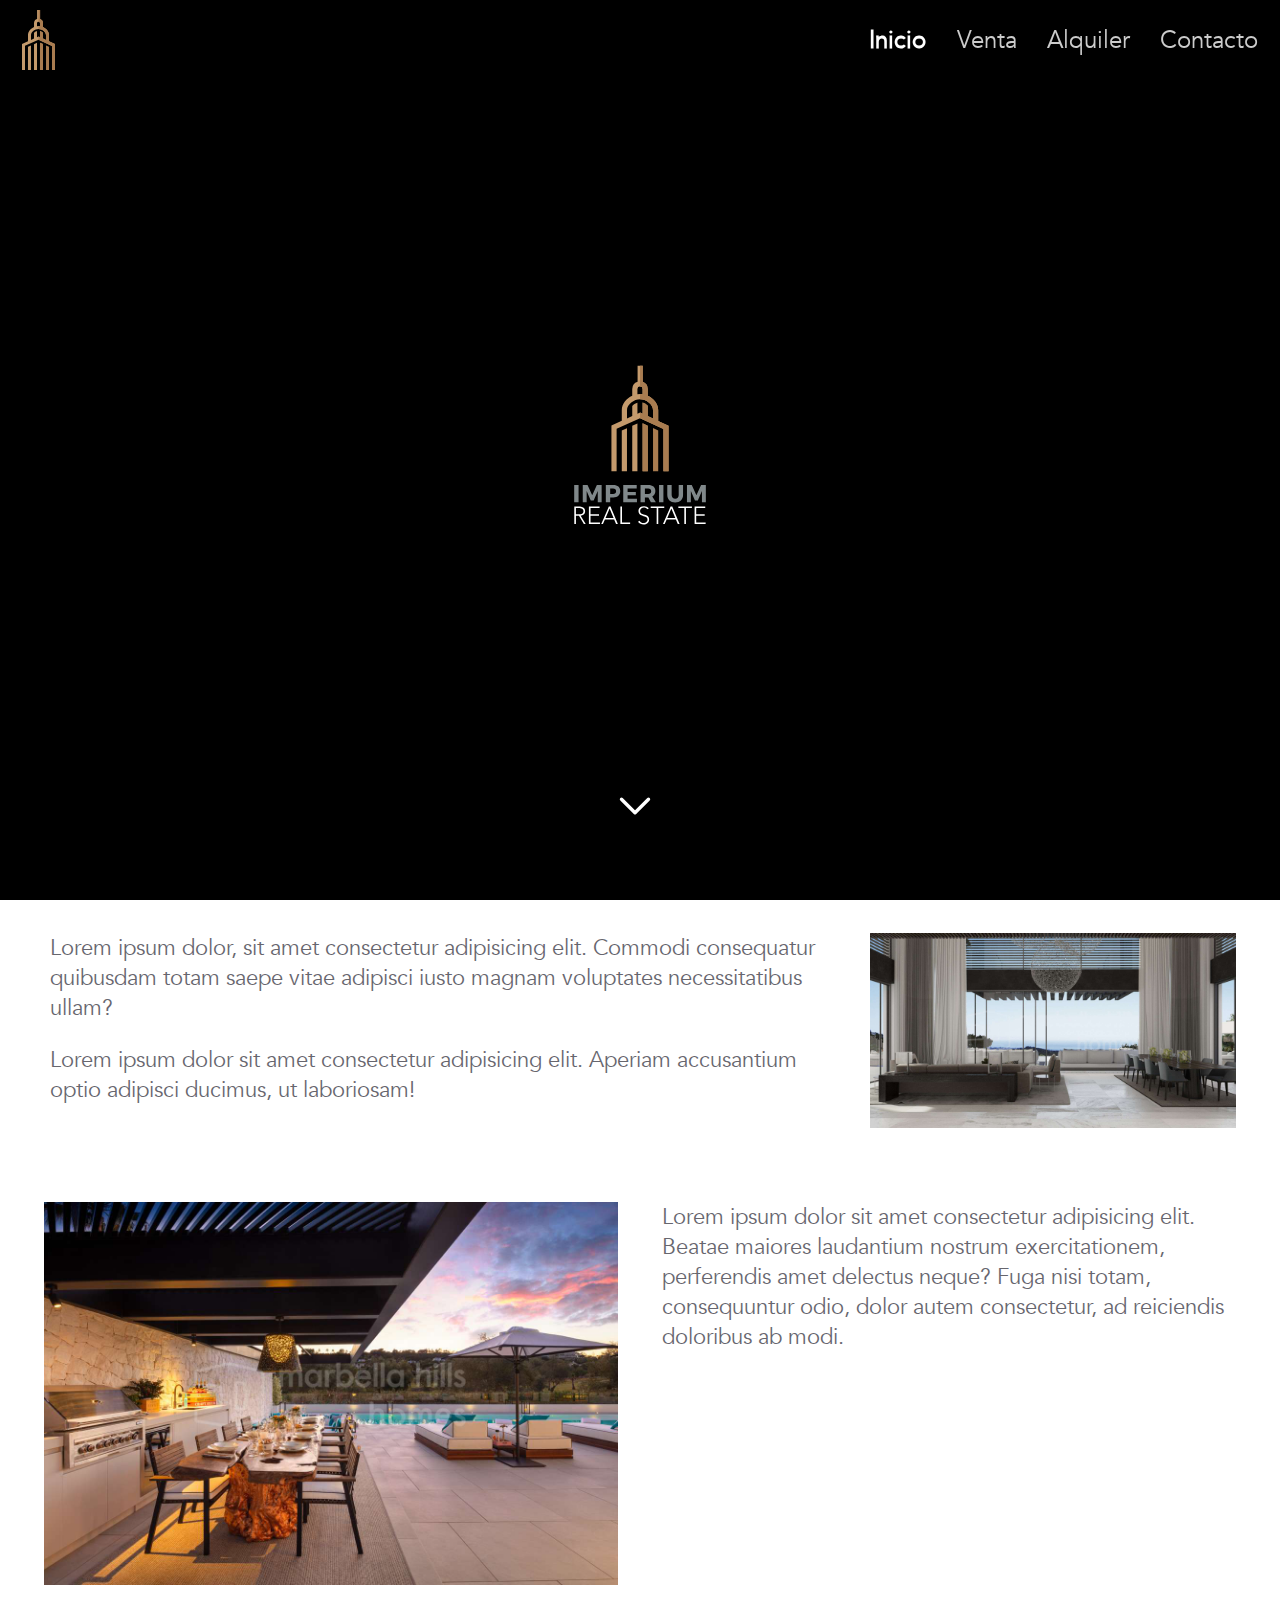
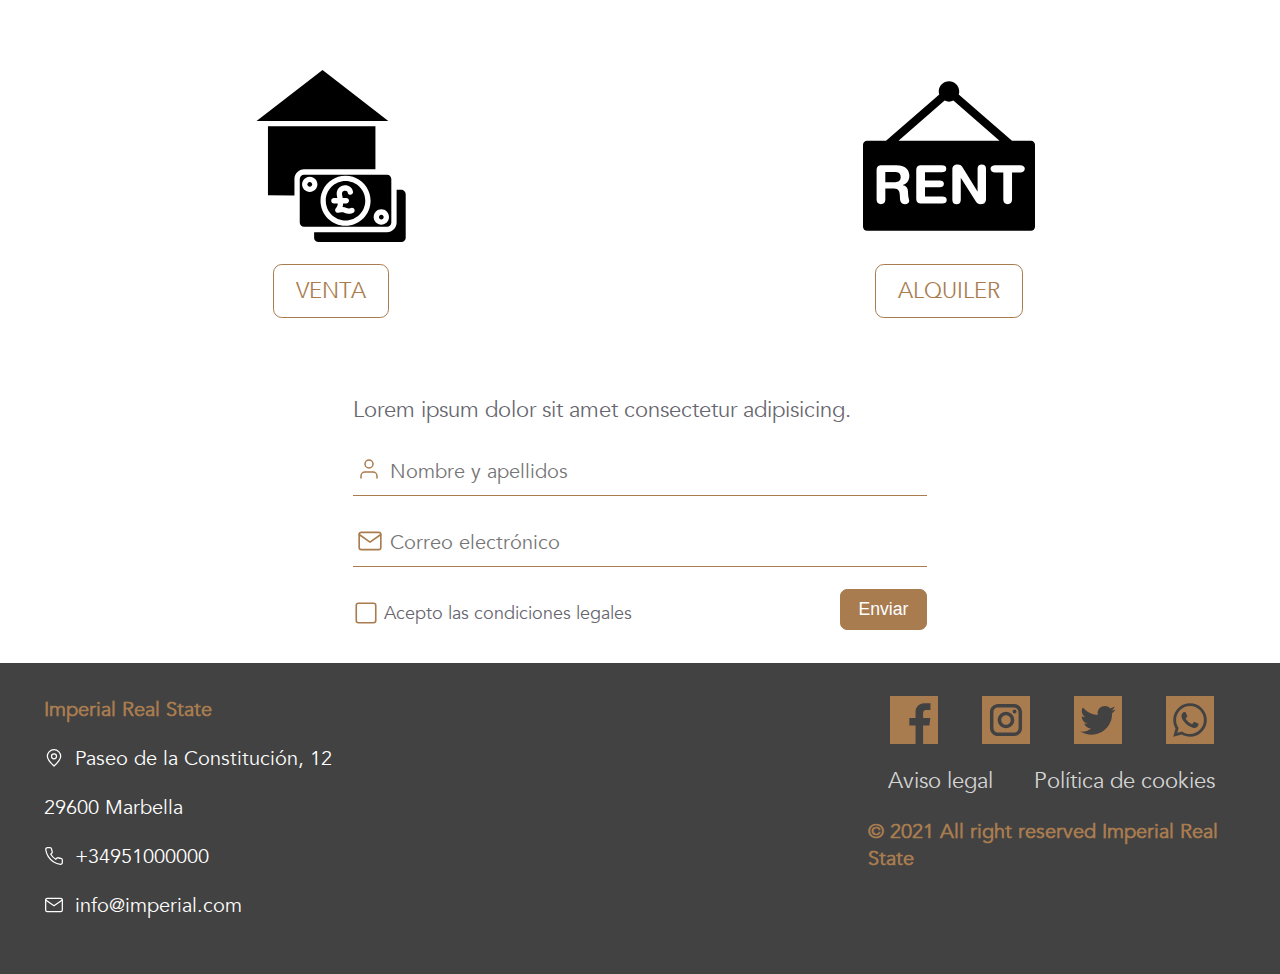
<file: index.html>
<!DOCTYPE html>
<html lang="es">
<head>
    <meta charset="UTF-8">
    <meta http-equiv="X-UA-Compatible" content="IE=edge">
    <meta name="viewport" content="width=device-width, initial-scale=1.0">
    <title>Inicio</title>
    <link rel="icon" type="image/x-icon" href="favicon.ico">
    <!-- Opcional -->
    <link rel="apple-touch-icon" sizes="180x180" href="apple-touch-icon.png">
    <link rel="icon" type="image/png" sizes="32x32" href="favicon-32x32.png">
    <link rel="icon" type="image/png" sizes="16x16" href="favicon-16x16.png">
    <link rel="manifest" href="site.webmanifest">
    <link rel="mask-icon" href="safari-pinned-tab.svg" color="#5bbad5">
    <meta name="msapplication-TileColor" content="#da532c">
    <meta name="theme-color" content="#ffffff">
    <!---->
    <link rel="stylesheet" href="css/styles.css">
    <script src="js/jquery-3.6.0.min.js"></script>
    <script src="js/main.js"></script>
</head>
<body>
    <header class="transparent">
        <img src="img/logo.svg" alt="logo Imperial Real State">
        <nav>
            <a class="active" href="index.html">Inicio</a>
            <a href="ventas.html">Venta</a>
            <a href="#">Alquiler</a>
            <a href="#">Contacto</a>
        </nav>
    </header>
    <div id="burger">
        <div class="bar top"></div>
        <div class="bar center"></div>
        <div class="bar bottom"></div>
    </div>
    <aside>
        <nav>
            <a class="active" href="index.html">Inicio</a>
            <hr>
            <a href="ventas.html">Venta</a>
            <hr>
            <a href="#">Alquiler</a>
            <hr>
            <a href="#">Contacto</a>
        </nav>
    </aside>
    <div class="hero">
        <div></div>
        <div></div>
        <div></div>
        <div class="hero-logo">
            <img src="img/logo-frame.svg" alt="">
        </div>
        <a href="#after-hero" class="hero-down">
            <img src="img/down.svg" alt="">
        </a>
    </div>
    <div class="row after-hero" >
        <span id="after-hero">&nbsp;</span>
        <div class="col-66">
            <p>Lorem ipsum dolor, sit amet consectetur adipisicing elit. Commodi consequatur quibusdam totam saepe vitae adipisci iusto magnam voluptates necessitatibus ullam?</p>
            <p>Lorem ipsum dolor sit amet consectetur adipisicing elit. Aperiam accusantium optio adipisci ducimus, ut laboriosam!</p>
        </div>
        <div class="col-33">
            <img src="img/thumb4.jpg" alt="">
        </div>
    </div>
    <div class="row">
        <div class="col-50">
            <img src="img/thumb5.jpg" alt="">
        </div>
        <div class="col-50">
            <p>Lorem ipsum dolor sit amet consectetur adipisicing elit. Beatae maiores laudantium nostrum exercitationem, perferendis amet delectus neque? Fuga nisi totam, consequuntur odio, dolor autem consectetur, ad reiciendis doloribus ab modi.</p>
        </div>
    </div>
    <div class="row">
        <div class="col-50 nav-box">
            <img src="img/comprar.svg" alt="">
            <a href="#">VENTA</a>
        </div>
        <div class="col-50 nav-box">
            <img src="img/alquilar.svg" alt="">
            <a href="#">ALQUILER</a>
        </div>
    </div>
    <div class="row">
        <div class="col-25"></div>
        <div class="col-50">
            <p>Lorem ipsum dolor sit amet consectetur adipisicing.</p>
            <form>
                <input class="user" type="text" placeholder="Nombre y apellidos">
                <input class="email" type="email" placeholder="Correo electrónico">
                <div class="flex j-between">
                    <div class="flex j-center a-center">
                        <input type="checkbox" id="legal-check">
                        <label for="legal-check">Acepto las condiciones legales</label>
                    </div>
                    <button>Enviar</button>
                </div>
            </form>
        </div>
        <div class="col-25"></div>
    </div>
    <footer>
        <div class="col-33">
            <p>Imperial Real State</p>
            <p class="flex a-center">
                <img class="m-r-small" src="img/map.svg" alt="">
                Paseo de la Constitución, 12
            </p>
            <p>29600 Marbella</p>
            <p class="flex a-center">
                <img class="m-r-small" src="img/phone.svg" alt="">
                +34951000000
            </p>
            <p class="flex a-center">
                <img class="m-r-small" src="img/mail.svg" alt="">
                info@imperial.com
            </p>
        </div>
        <div class="col-33">
            <iframe src="https://www.google.com/maps/embed?pb=!1m18!1m12!1m3!1d3207.723460153215!2d-4.970195084493958!3d36.488394792888215!2m3!1f0!2f0!3f0!3m2!1i1024!2i768!4f13.1!3m3!1m2!1s0xd7329f26ece3739%3A0x371fe6f2c976ef64!2sCalle%20R%C3%ADo%20Danubio%2C%2029660%20Marbella%2C%20M%C3%A1laga!5e0!3m2!1ses!2ses!4v1620657088728!5m2!1ses!2ses" width="100%" height="100%" style="border:0;" allowfullscreen="" loading="lazy"></iframe>
        </div>
        <div class="col-33">
            <div class="flex j-around">
                <img class="rrss" src="img/facebook.svg" alt="">
                <img class="rrss" src="img/instagram.svg" alt="">
                <img class="rrss" src="img/twitter.svg" alt="">
                <img class="rrss" src="img/whatsapp.svg" alt="">
            </div>
            <div class="flex j-around m-t">
                <a href="#">Aviso legal</a>
                <a href="#">Política de cookies</a>
            </div>
            <div class="flex j-center m-t">
                <p>&copy; 2021 All right reserved Imperial Real State</p>
            </div>
        </div>
    </footer>
    <script>
        $(document).ready(function() {
            // Transición de la barra superior de navegación
            $(window).on('scroll', function() {
                let position = $('#after-hero').offset();
                if($(window).scrollTop() >= position.top - 80) {
                    $('header').removeClass('transparent');
                } else {
                    $('header').addClass('transparent');
                }
            })
        })
    </script>
</body>
</html>
</file>
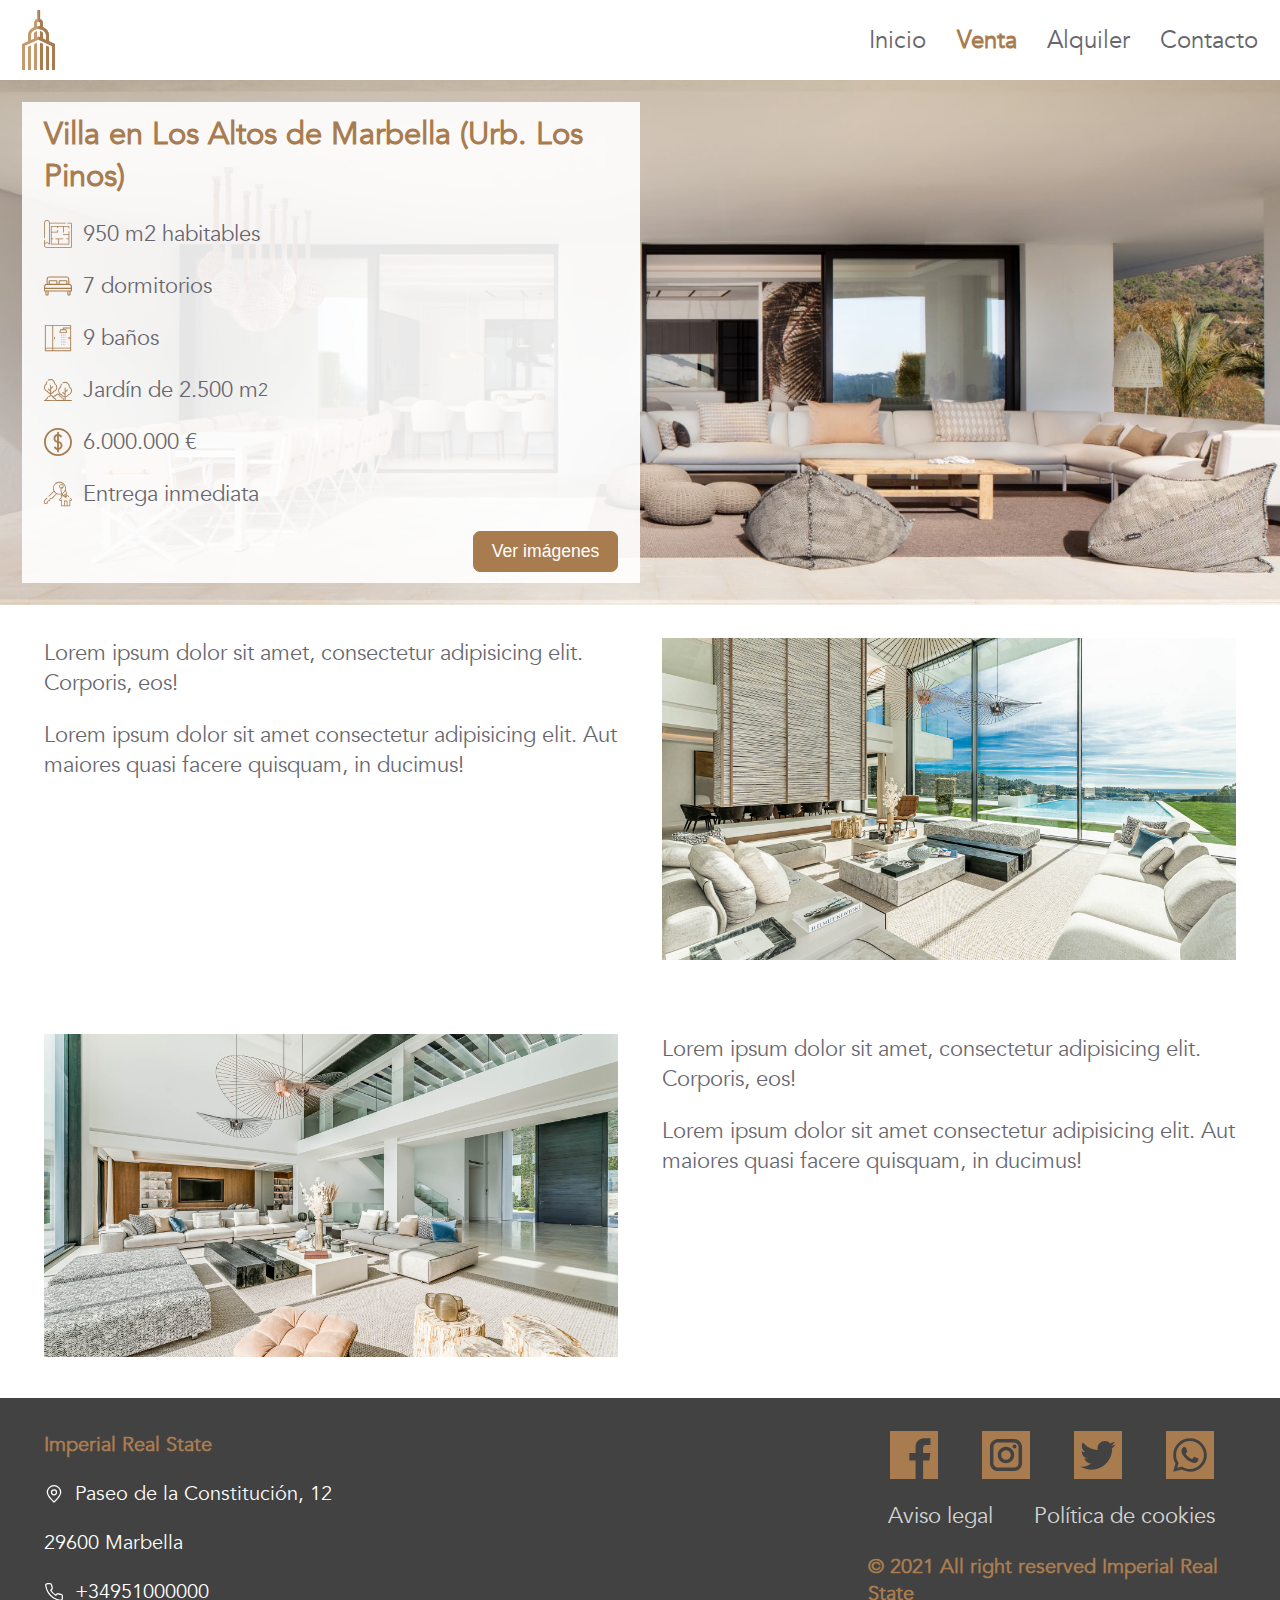
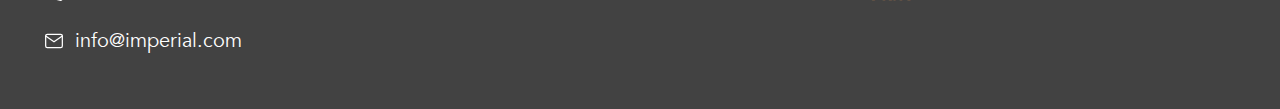
<file: propiedad1.html>
<!DOCTYPE html>
<html lang="es">
<head>
    <meta charset="UTF-8">
    <meta http-equiv="X-UA-Compatible" content="IE=edge">
    <meta name="viewport" content="width=device-width, initial-scale=1.0">
    <title>Ventas</title>
    <link rel="stylesheet" href="css/styles.css">
    <script src="js/jquery-3.6.0.min.js"></script>
    <script src="js/main.js"></script>
</head>
<body>
    <header>
        <img src="img/logo.svg" alt="logo Imperial Real State">
        <nav>
            <a href="index.html">Inicio</a>
            <a class="active" href="ventas.html">Venta</a>
            <a href="#">Alquiler</a>
            <a href="#">Contacto</a>
        </nav>
    </header>
    <div id="burger">
        <div class="bar top"></div>
        <div class="bar center"></div>
        <div class="bar bottom"></div>
    </div>
    <aside>
        <nav>
            <a href="index.html">Inicio</a>
            <hr>
            <a class="active" href="ventas.html">Venta</a>
            <hr>
            <a href="#">Alquiler</a>
            <hr>
            <a href="#">Contacto</a>
        </nav>
    </aside>
    <div class="row property">
        <div class="col-50">
            <h1>Villa en Los Altos de Marbella (Urb. Los Pinos)</h1>
            <p>
                <img src="img/blueprint.svg" alt="">
                950 m2 habitables
            </p>
            <p>
                <img src="img/bed.svg" alt="">
                7 dormitorios
            </p>
            <p>
                <img src="img/bath.svg" alt="">
                9 baños
            </p>
            <p>
                <img src="img/tree.svg" alt="">
                Jardín de 2.500 m<sup>2</sup>
            </p>
            <p>
                <img src="img/money.svg" alt="">
                6.000.000 €
            </p>
            <p>
                <img src="img/contract.svg" alt="">
                Entrega inmediata
            </p>
            <div class="flex j-end">
                <button onclick="openModal()">Ver imágenes</button>
            </div>
        </div>
        <div class="col-50"></div>
    </div>
    <div class="row">
        <div class="col-50">
            <p>Lorem ipsum dolor sit amet, consectetur adipisicing elit. Corporis, eos!</p>
            <p>Lorem ipsum dolor sit amet consectetur adipisicing elit. Aut maiores quasi facere quisquam, in ducimus!</p>
        </div>
        <div class="col-50">
            <img src="img/property2.jpg" alt="">
        </div>
    </div>
    <div class="row">
        <div class="col-50">
            <img src="img/property3.jpg" alt="">
        </div>
        <div class="col-50">
            <p>Lorem ipsum dolor sit amet, consectetur adipisicing elit. Corporis, eos!</p>
            <p>Lorem ipsum dolor sit amet consectetur adipisicing elit. Aut maiores quasi facere quisquam, in ducimus!</p>
        </div>
    </div>
    <footer>
        <div class="col-33">
            <p>Imperial Real State</p>
            <p class="flex a-center">
                <img class="m-r-small" src="img/map.svg" alt="">
                Paseo de la Constitución, 12
            </p>
            <p>29600 Marbella</p>
            <p class="flex a-center">
                <img class="m-r-small" src="img/phone.svg" alt="">
                +34951000000
            </p>
            <p class="flex a-center">
                <img class="m-r-small" src="img/mail.svg" alt="">
                info@imperial.com
            </p>
        </div>
        <div class="col-33">
            <iframe src="https://www.google.com/maps/embed?pb=!1m18!1m12!1m3!1d3207.723460153215!2d-4.970195084493958!3d36.488394792888215!2m3!1f0!2f0!3f0!3m2!1i1024!2i768!4f13.1!3m3!1m2!1s0xd7329f26ece3739%3A0x371fe6f2c976ef64!2sCalle%20R%C3%ADo%20Danubio%2C%2029660%20Marbella%2C%20M%C3%A1laga!5e0!3m2!1ses!2ses!4v1620657088728!5m2!1ses!2ses" width="100%" height="100%" style="border:0;" allowfullscreen="" loading="lazy"></iframe>
        </div>
        <div class="col-33">
            <div class="flex j-around">
                <img class="rrss" src="img/facebook.svg" alt="">
                <img class="rrss" src="img/instagram.svg" alt="">
                <img class="rrss" src="img/twitter.svg" alt="">
                <img class="rrss" src="img/whatsapp.svg" alt="">
            </div>
            <div class="flex j-around m-t">
                <a href="#">Aviso legal</a>
                <a href="#">Política de cookies</a>
            </div>
            <div class="flex j-center m-t">
                <p>&copy; 2021 All right reserved Imperial Real State</p>
            </div>
        </div>
    </footer>
    <div class="overlay"></div>
    <div class="carousel">
        <div class="slide">
            <img src="img/property1.jpg" alt="">
        </div>
        <div class="slide">
            <img src="img/property2.jpg" alt="">
        </div>
        <div class="slide">
            <img src="img/property3.jpg" alt="">
        </div>
        <div class="slide">
            <img src="img/property4.jpg" alt="">
        </div>
        <div class="slide">
            <img src="img/property5.jpg" alt="">
        </div>
        <div class="slide">
            <img src="img/property6.jpg" alt="">
        </div>
        <div class="btn x-modal" onclick="closeModal()">
            <img src="img/x.svg" alt="">
        </div>
        <div class="btn left-arrow" onclick="prevSlide()">
            <img src="img/left.svg" alt="">
        </div>
        <div class="btn right-arrow" onclick="nextSlide()">
            <img src="img/right.svg" alt="">
        </div>
    </div>
    <script src="js/carousel.js"></script>
</body>
</html>
</file>
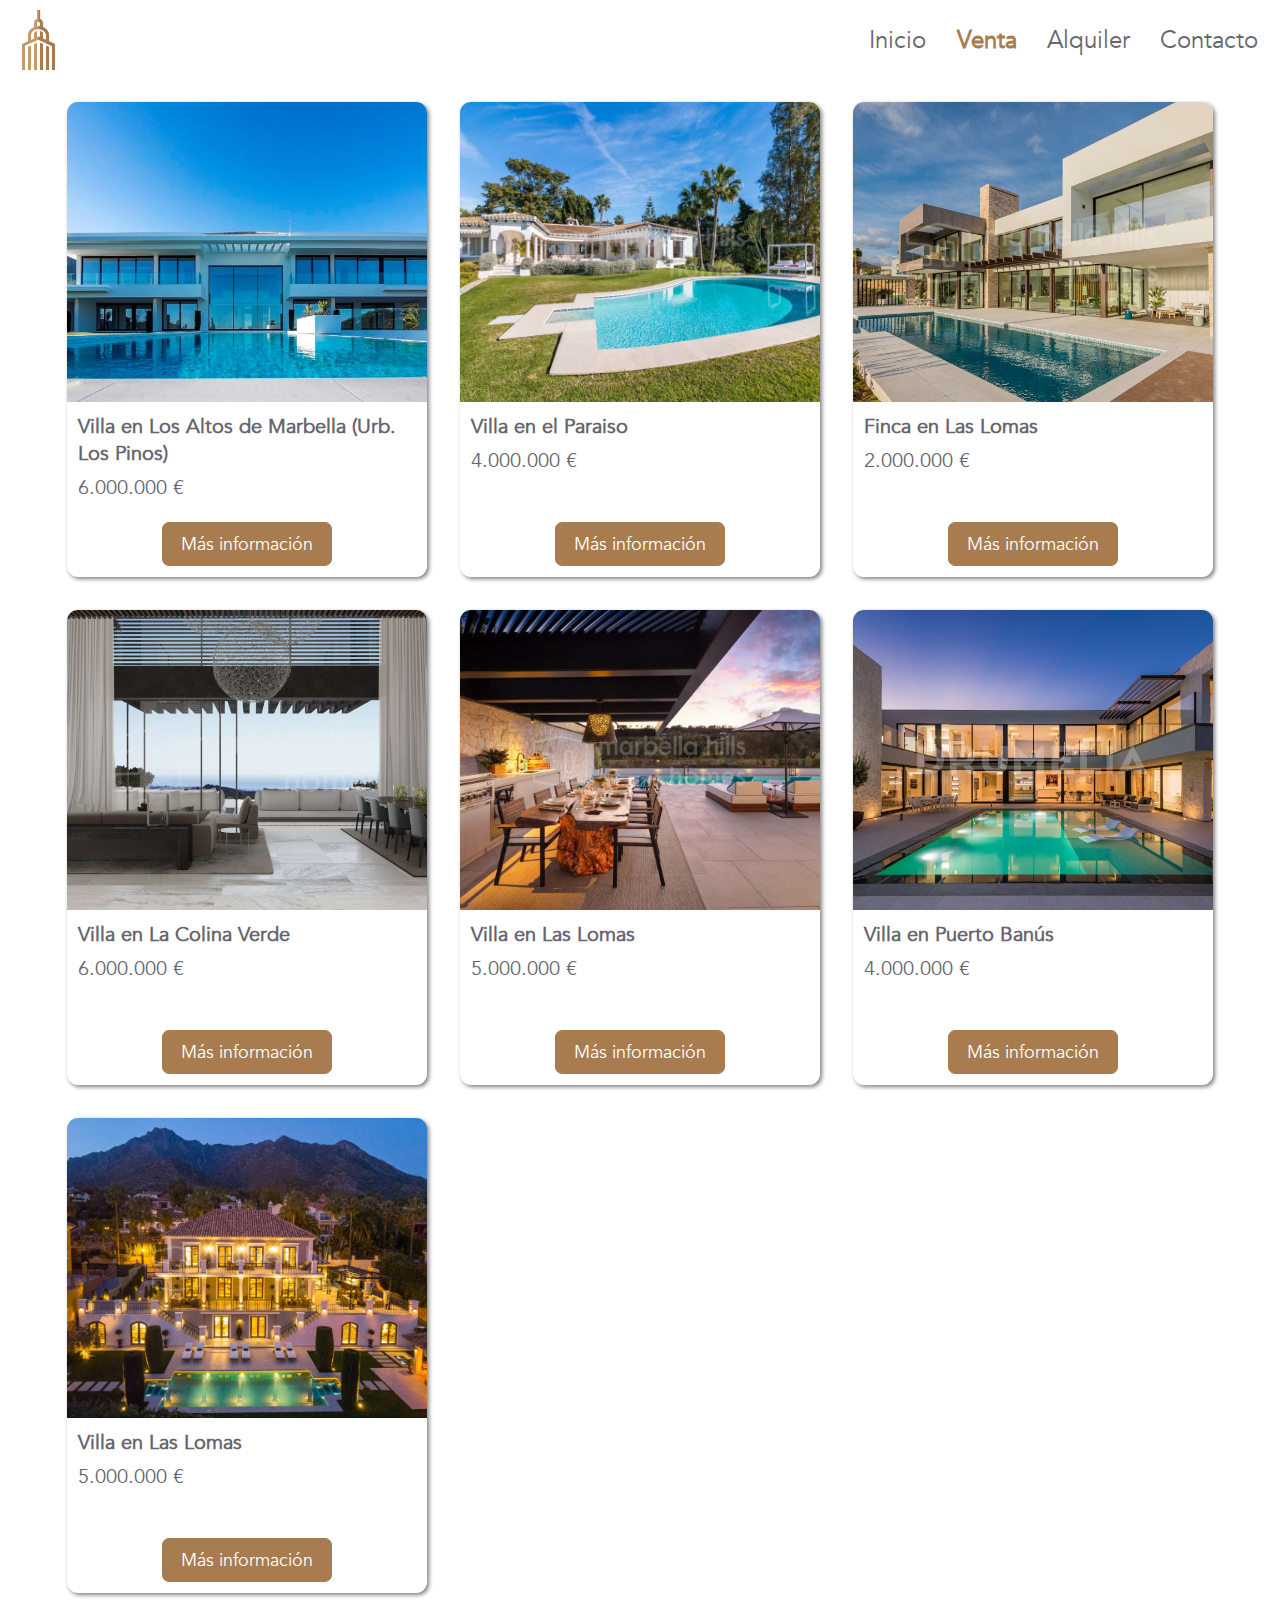
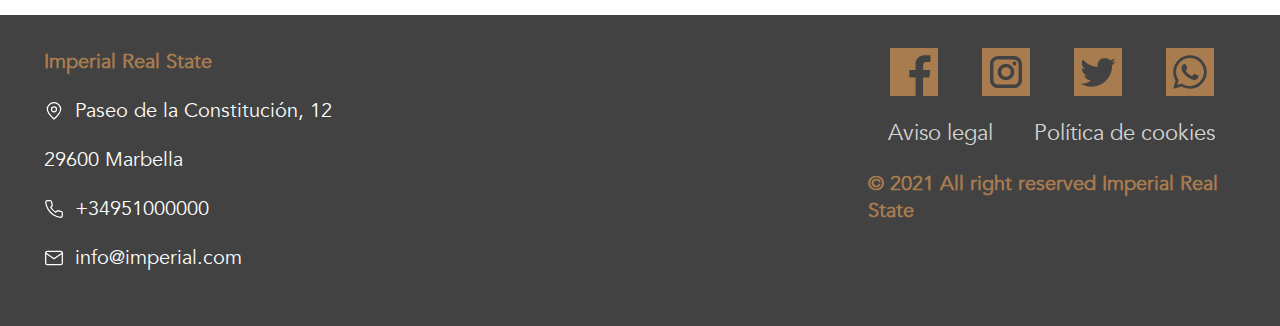
<file: ventas.html>
<!DOCTYPE html>
<html lang="es">
<head>
    <meta charset="UTF-8">
    <meta http-equiv="X-UA-Compatible" content="IE=edge">
    <meta name="viewport" content="width=device-width, initial-scale=1.0">
    <title>Ventas</title>
    <link rel="stylesheet" href="css/styles.css">
    <script src="js/jquery-3.6.0.min.js"></script>
    <script src="js/main.js"></script>
</head>
<body>
    <header>
        <img src="img/logo.svg" alt="logo Imperial Real State">
        <nav>
            <a href="index.html">Inicio</a>
            <a class="active" href="ventas.html">Venta</a>
            <a href="#">Alquiler</a>
            <a href="#">Contacto</a>
        </nav>
    </header>
    <div id="burger">
        <div class="bar top"></div>
        <div class="bar center"></div>
        <div class="bar bottom"></div>
    </div>
    <aside>
        <nav>
            <a href="index.html">Inicio</a>
            <hr>
            <a class="active" href="ventas.html">Venta</a>
            <hr>
            <a href="#">Alquiler</a>
            <hr>
            <a href="#">Contacto</a>
        </nav>
    </aside>
    <div class="row grid">
        <div class="card">
            <div class="pic-card"></div>
            <div class="footer-card">
                <div>
                    <p>Villa en Los Altos de Marbella (Urb. Los Pinos)</p>
                    <p>6.000.000 €</p>
                </div>
                <a href="propiedad1.html">Más información</a>
            </div>
        </div>
        <div class="card">
            <div class="pic-card"></div>
            <div class="footer-card">
                <div>
                    <p>Villa en el Paraiso</p>
                    <p>4.000.000 €</p>
                </div>
                <a href="#">Más información</a>
            </div>
        </div>
        <div class="card">
            <div class="pic-card"></div>
            <div class="footer-card">
                <div>
                    <p>Finca en Las Lomas</p>
                    <p>2.000.000 €</p>
                </div>
                <a href="#">Más información</a>
            </div>
        </div>
        <div class="card">
            <div class="pic-card"></div>
            <div class="footer-card">
                <div>
                    <p>Villa en La Colina Verde</p>
                    <p>6.000.000 €</p>
                </div>
                <a href="#">Más información</a>
            </div>
        </div>
        <div class="card">
            <div class="pic-card"></div>
            <div class="footer-card">
                <div>
                    <p>Villa en Las Lomas</p>
                    <p>5.000.000 €</p>
                </div>
                <a href="#">Más información</a>
            </div>
        </div>
        <div class="card">
            <div class="pic-card"></div>
            <div class="footer-card">
                <div>
                    <p>Villa en Puerto Banús</p>
                    <p>4.000.000 €</p>
                </div>
                <a href="#">Más información</a>
            </div>
        </div>
        <div class="card">
            <div class="pic-card"></div>
            <div class="footer-card">
                <div>
                    <p>Villa en Las Lomas</p>
                    <p>5.000.000 €</p>
                </div>
                <a href="#">Más información</a>
            </div>
        </div>
    </div>
    <footer>
        <div class="col-33">
            <p>Imperial Real State</p>
            <p class="flex a-center">
                <img class="m-r-small" src="img/map.svg" alt="">
                Paseo de la Constitución, 12
            </p>
            <p>29600 Marbella</p>
            <p class="flex a-center">
                <img class="m-r-small" src="img/phone.svg" alt="">
                +34951000000
            </p>
            <p class="flex a-center">
                <img class="m-r-small" src="img/mail.svg" alt="">
                info@imperial.com
            </p>
        </div>
        <div class="col-33">
            <iframe src="https://www.google.com/maps/embed?pb=!1m18!1m12!1m3!1d3207.723460153215!2d-4.970195084493958!3d36.488394792888215!2m3!1f0!2f0!3f0!3m2!1i1024!2i768!4f13.1!3m3!1m2!1s0xd7329f26ece3739%3A0x371fe6f2c976ef64!2sCalle%20R%C3%ADo%20Danubio%2C%2029660%20Marbella%2C%20M%C3%A1laga!5e0!3m2!1ses!2ses!4v1620657088728!5m2!1ses!2ses" width="100%" height="100%" style="border:0;" allowfullscreen="" loading="lazy"></iframe>
        </div>
        <div class="col-33">
            <div class="flex j-around">
                <img class="rrss" src="img/facebook.svg" alt="">
                <img class="rrss" src="img/instagram.svg" alt="">
                <img class="rrss" src="img/twitter.svg" alt="">
                <img class="rrss" src="img/whatsapp.svg" alt="">
            </div>
            <div class="flex j-around m-t">
                <a href="#">Aviso legal</a>
                <a href="#">Política de cookies</a>
            </div>
            <div class="flex j-center m-t">
                <p>&copy; 2021 All right reserved Imperial Real State</p>
            </div>
        </div>
    </footer>
    <script>
        let pics = document.querySelectorAll('.pic-card');
        let picsSrc = [
            './img/thumb1.jpg',
            './img/thumb2.jpg',
            './img/thumb3.jpg',
            './img/thumb4.jpg',
            './img/thumb5.jpg',
            './img/thumb6.jpg',
            './img/thumb7.jpg',
        ]
        for(i=0; i < pics.length; i++) {
            pics[i].style.backgroundImage = "url('" + picsSrc[i] + "')";
        }
    </script>
</body>
</html>
</file>
<file: css/styles.css>
/* Fuentes */

@font-face {
    font-family: "Avenir";
    src: url('../fonts/Avenir-Book.ttf');
}

/* Reseteo */

* {
    margin: 0;
    padding: 0;
    box-sizing: border-box;
}

a {
    text-decoration: none;
    color: inherit;
}

/* Generales */

html {
    font-size: 22px;
}

@media (max-width: 960px) {
    html {
        font-size: 20px;
    }
}

@media (max-width: 720px) {
    html {
        font-size: 18px;
    }
}

body {
    font-family: "Avenir", sans-serif;
    color: #67666e;
}

p {
    margin-bottom: 1rem;
}

img {
    max-width: 100%;
}


/* Header */

header {
    height: 80px;
    width: 100%;
    position: sticky;
    top: 0;
    left: 0;
    z-index: 1;
    display: flex;
    justify-content: space-between;
    align-items: center;
    padding: 0 1rem;
    background-color: white;
    transition: 400ms all ease-in;
}

header.transparent {
    background-color: transparent;
}

header img {
    height: 60px;
    width: auto;
}

header nav a {
    font-size: 1.1rem;
    margin-left: 1em;
    transition: all 300ms ease-in-out;
}

header.transparent nav a {
    color: rgba(255, 255, 255, 0.8);
}

header nav a.active,
header nav a:hover {
    color: #a97c50;
    font-weight: bold;
}

header.transparent nav a.active,
header.transparent nav a:hover {
    color: white;
}

/* Menú lateral */

#burger {
    position: fixed;
    top: 1.7rem;
    left: 1rem;
    z-index: 3;
    cursor: pointer;
    display: none
}

#burger .bar {
    width: 30px;
    height: 2px;
    margin: 6px;
    background-color: #a97c50;
    transition: 400ms all ease-in;
}

#burger.open .bar {
    background-color: white;
}

#burger.open .bar.top {
    transform: translateY(8px) rotateZ(45deg);
}

#burger.open .bar.center {
    width: 0;
}

#burger.open .bar.bottom {
    transform: translateY(-8px) rotateZ(-45deg);
}

aside {
    position: fixed;
    top: 0;
    left: -360px;
    z-index: 2;
    width: 360px;
    height: 100vh;
    background-color: #424242;
    padding-top: 60px;
    transition: all 700ms ease-in-out;
}

aside.open {
    left: 0;
}

aside nav {
    display: flex;
    flex-direction: column;
    padding: 1rem;
}

aside nav a {
    font-size: 1.1rem;
    color: rgba(255, 255, 255, 0.80);
    transition: all 300ms ease-in-out;
    padding: 0.5rem 0;
}

aside nav a:hover,
aside nav a.active {
    font-weight: bold;
    color: white;
}

@media (max-width: 640px) {
    #burger {
        display: block;
    }

    header {
        justify-content: flex-end;
    }

    header nav {
        display: none;
    }
}

/* Hero */

@keyframes heroAnimation {
    0% {
        opacity: 0;
        animation-timing-function: ease-in;
    }

    12% {
        opacity: 1;
    }

    25% {
        transform: scale(1.2);
    }

    75% {
        opacity: 0
    }

    100% {
        opacity: 0;
    }
}

.hero {
    width: 100%;
    height: 100vh;
    position: absolute;
    top: 0;
    left: 0;
    background-color: black;
    overflow: hidden;
}

.hero div {
    width: 100%;
    height: 100vh;
    position: absolute;
    top: 0;
    left: 0;
    background-size: cover;
    background-position: center;
    background-repeat: no-repeat;
    opacity: 0;
    animation: heroAnimation 18s infinite;
}

.hero div:nth-child(1) {
    background-image: url('../img/front1.jpg');
}

.hero div:nth-child(2) {
    background-image: url('../img/front2.jpg');
    animation-delay: 6s;
}

.hero div:nth-child(3) {
    background-image: url('../img/front3.jpg');
    animation-delay: 12s;
}

.hero .hero-logo {
    width: 30%;
    height: auto;
    position: absolute;
    top: 50%;
    left: 50%;
    transform: translate(-50%, -50%);
    opacity: 1;
    animation: none;
}

.hero .hero-down {
    width: 5%;
    height: auto;
    position: absolute;
    top: 90%;
    left: 50%;
    transform: translate(-50%, -50%);
    opacity: 1;
    animation: none;
}

@media (max-width: 960px) {
    .hero .hero-logo {
        width: 50%;
    }
    .hero .hero-down {
        width: 10%;
    }
}

@media (max-width: 720px) {
    .hero .hero-logo {
        width: 65%;
    }
    .hero .hero-down {
        width: 15%;
    }
}

@media (max-width: 440px) {
    .hero .hero-logo {
        width: 80%;
    }
    .hero .hero-down {
        width: 20%;
    }
}

/* Layout */

.row {
    display: flex;
    padding: 1rem;
}

.row.after-hero {
    margin-top: calc(100vh - 80px) ;
}

.row.grid {
    display: grid;
    grid-template-columns: repeat(auto-fit, 360px);
    grid-gap: 1.5rem;
    justify-content: center;
}

#after-hero {
    display: block;
    margin-top: -80px;
    padding-bottom: 80px;
}

.col-100 {
    width: 100%;
    padding: 0.5rem 1rem;
}

.col-75 {
    width: 75%;
    padding: 0.5rem 1rem;
}

.col-66 {
    width: 66.6666%;
    padding: 0.5rem 1rem;
}

.col-50 {
    width: 50%;
    padding: 0.5rem 1rem;
}

.col-33 {
    width: 33.333%;
    padding: 0.5rem 1rem;
}

.col-25 {
    width: 25%;
    padding: 0.5rem 1rem;
}

@media (max-width: 760px) {
    
    .row {
        flex-direction: column;
        padding: 1rem 0.5rem;
    }

    .col-75,
    .col-66,
    .col-50,
    .col-33,
    .col-25 {
        width: 100%;
        padding: 0.5rem 1rem;
    }
}

.flex {
    display: flex;
}

.flex-column {
    display: flex;
    flex-direction: column;
}

.j-start {
    justify-content: flex-start;
}

.j-end {
    justify-content: flex-end;
}

.j-center {
    justify-content: center;
}

.j-between {
    justify-content: space-between;
}

.j-around {
    justify-content: space-around;
}

.a-start {
    align-items: flex-start;
}

.a-end {
    align-items: flex-end;
}

.a-center {
    align-items: center;
}

.m-t {
    margin-top: 1rem;
}

.m-b {
    margin-bottom: 1rem;
}

.m-l {
    margin-left: 1rem;
}

.m-r {
    margin-right: 1rem;
}

.m-t-small {
    margin-top: 0.5rem;
}

.m-b-small {
    margin-bottom: 0.5rem;
}

.m-l-small {
    margin-left: 0.5rem;
}

.m-r-small {
    margin-right: 0.5rem;
}

/* Componentes */

/* Caja de navegación */

.nav-box {
    display: flex;
    flex-direction: column;
    align-items: center;
    padding: 1rem;
}

.nav-box img {
    width: 30%;
    height: auto;
}

.nav-box a {
    font-size: 1rem;
    padding: 0.5em 1em;
    border-radius: 0.4em;
    border: 1px solid #a97c50;
    color: #a97c50;
    margin-top: 1rem;
    transition: all 400ms ease-in-out;
}

.nav-box a:hover {
    color: white;
    background-color: #a97c50;
}

/* Formulario */

form {
    width: 100%;
    margin: 0 auto;
}

input {
    border: none;
    border-bottom: 1.5px solid #a97c50;
    font-size: 1rem;
    padding: 0.5em 1em 0.5em 1.7em;
    width: 100%;
    margin-bottom: 1rem;
    background-repeat: no-repeat;
    background-position: 4px 10px;
    transition: 400ms all ease-in-out;
}

input::placeholder {
    font-size: 0.9rem;
    font-family: "Avenir", sans-serif;
}

input:focus {
    outline: none;
    border-bottom: 1.5px solid #7e5328;
}

input.user {
    background-image: url('../img/user.svg');
}

input.email {
    background-image: url('../img/mail-bronce.svg');
}

button {
    font-size: 0.8rem;
    padding: 0.5em 1em;
    border-radius: 0.4em;
    border: 1px solid #a97c50;
    background-color: #a97c50;
    color: white;
    transition: all 400ms ease-in-out;
}

button:hover {
    background-color: #775431;
}

input[type="checkbox"] {
    display: none;
}

input[type="checkbox"] + label::before {
    content: url('../img/square.svg');
    position: relative;
    top: 7px;
    margin-right: 5px;
}

input[type="checkbox"]:checked + label::before {
    content: url('../img/check-square.svg');
    position: relative;
    top: 7px;
    margin-right: 5px;
}

label {
    font-size: 0.8rem;
}

/* Footer */

footer {
    display: flex;
    padding: 1rem;
    background-color: #424242;
}

footer p {
    font-size: 0.9rem;
    color: white;
}

footer p:first-child {
    font-weight: bold;
    color: #a97c50;
}

footer img.rrss {
    height: 48px;
    width: auto;
}

footer a {
    color: rgba(255, 255, 255, 0.8);
    transition: 300ms all ease-in-out;
}

footer a:hover {
    color: white;
}

@media (max-width: 760px) {
    
    footer {
        flex-direction: column;
        padding: 1rem 0.5rem;
    }
}

/* Cards */

.card {
    border-radius: 0.5rem;
    box-shadow: 2px 2px 4px grey;
    overflow: hidden;
}

.card .pic-card {
    height: 300px;
    width: 360px;
    background-repeat: no-repeat;
    background-position: center;
    background-size: auto 300px;
}

.card .footer-card {
    height: 175px;
    width: 360px;
    padding: 0.5rem;
    display: flex;
    flex-direction: column;
    justify-content: space-between;
    align-items: flex-start;
}

.card .footer-card p {
    font-size: 0.9rem;
    margin-bottom: 0.3rem;
}

.card .footer-card p:first-child {
    font-weight: bold;
}

.card .footer-card a {
    font-size: 0.8rem;
    padding: 0.5em 1em;
    border-radius: 0.4em;
    border: 1px solid #a97c50;
    background-color: #a97c50;
    color: white;
    transition: all 400ms ease-in-out;
    align-self: center;
}

.card .footer-card a:hover {
    background-color: #775431;
}

/* Property */

.row.property {
    background-image: url('../img/property5.jpg');
    background-repeat: no-repeat;
    background-position: center;
    background-size: cover;
}

.row.property div:first-child {
    background-color: rgba(255, 255, 255, 0.9);
}

.row.property div:first-child h1 {
    font-size: 1.4rem;
    color: #a97c50;
    margin-bottom: 1rem;
}

.row.property div:first-child p {
    display: flex;
    align-items: center;
}

.row.property div:first-child img {
    width: 28px;
    height: 28px;
    margin-right: 0.5rem;
}

/* Carrusel */

.overlay {
    position: fixed;
    top: 0;
    left: 0;
    z-index: 4;
    width: 100%;
    height: 100vh;
    background-color: rgba(0, 0, 0, 0.8);
    display: none;
}

.carousel {
    position: fixed;
    top: 50vh;
    left: 50%;
    transform: translate(-50%, -50%);
    width: 90%;
    z-index: 5;
    overflow: hidden;
    display: none;
}

.carousel .slide {
    position: absolute;
    top: 0;
    left: 0;
    width: 100%;
}

.carousel .slide.fadein {
    transition: 900ms all ease-in-out;
}

.carousel .slide .img {
    width: 100%;
}

.carousel .btn {
    position: absolute;
    cursor: pointer;
    width: 48px;
    height: 48px;
    background-color: rgba(0, 0, 0, 0.7);
    display: flex;
    justify-content: center;
    align-items: center;
}

.carousel .btn.x-modal {
    top: 0;
    right: 0;
}

.carousel .btn.left-arrow {
    top: 50%;
    left: 0.5rem;
    transform: translateY(-50%);
    border-radius: 50%;
    display: none;
}

.carousel .btn.right-arrow {
    top: 50%;
    right: 0.5rem;
    transform: translateY(-50%);
    border-radius: 50%;
}
</file>
